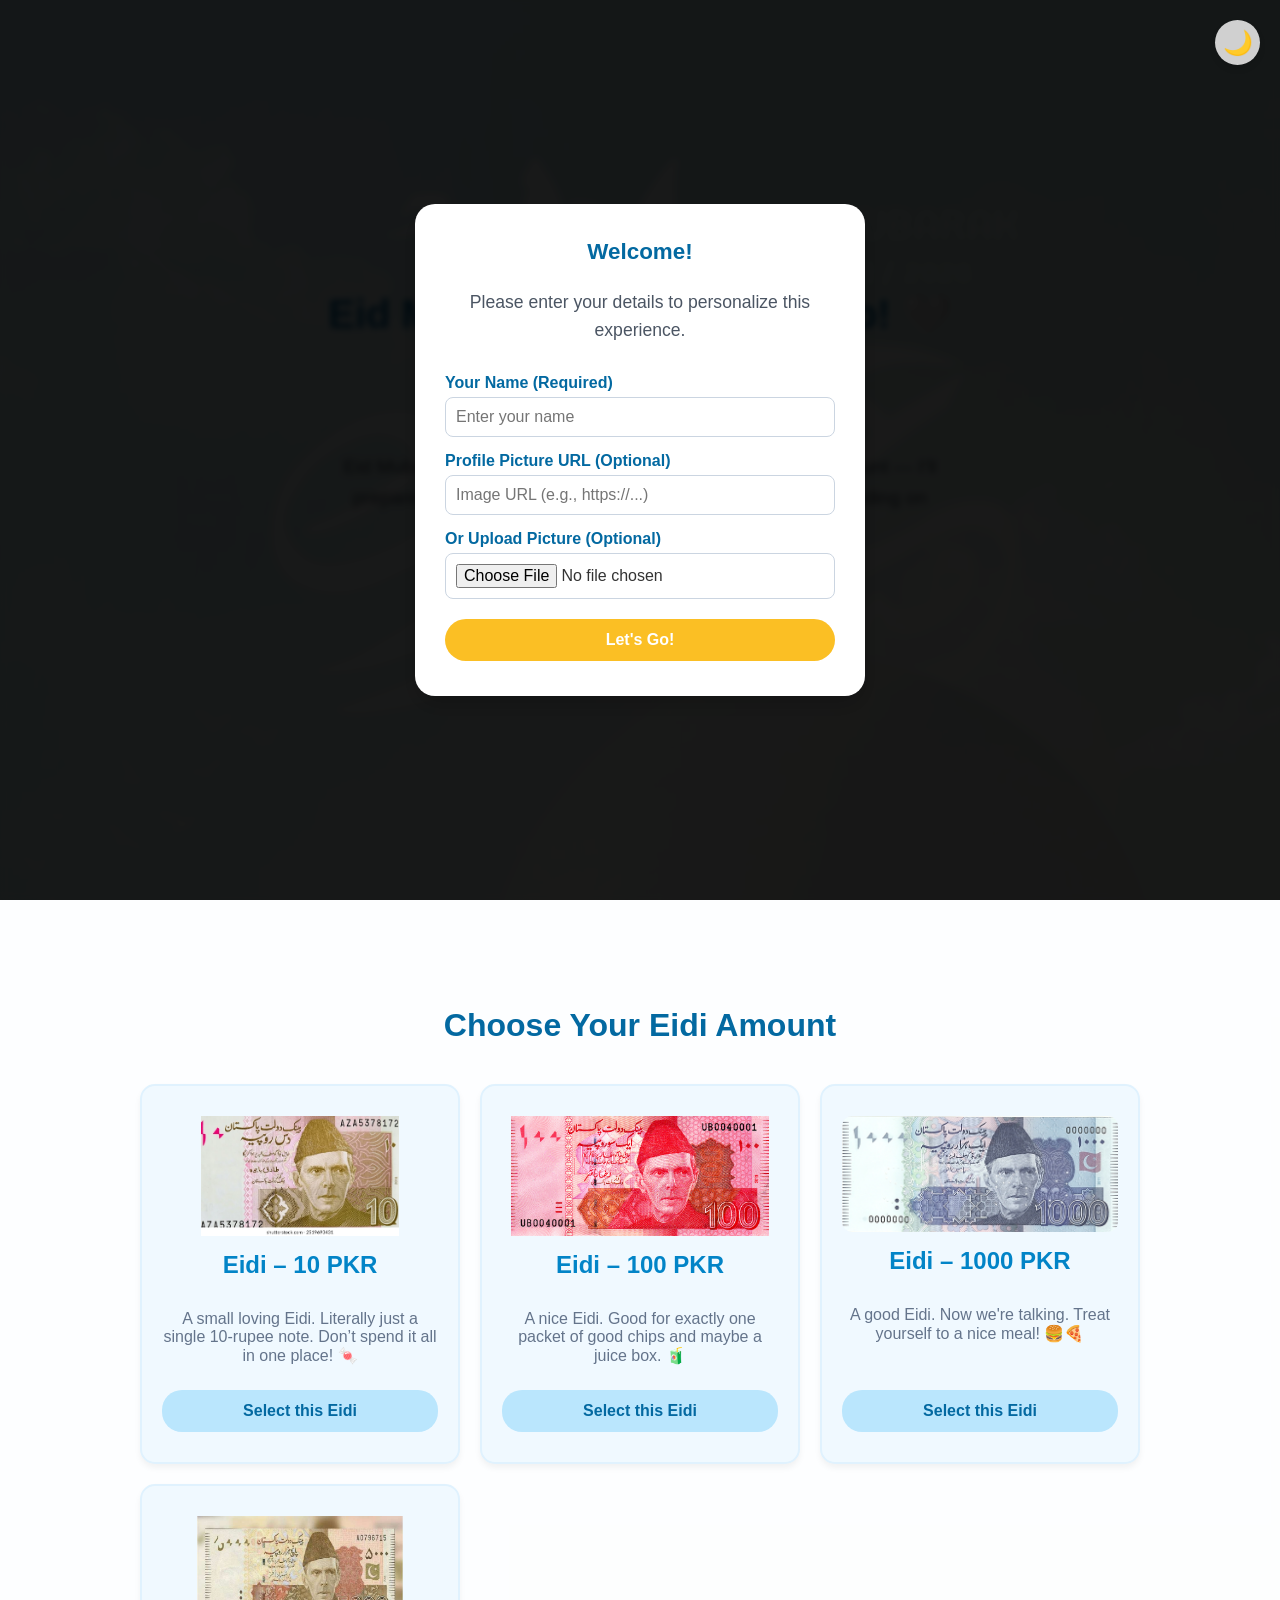
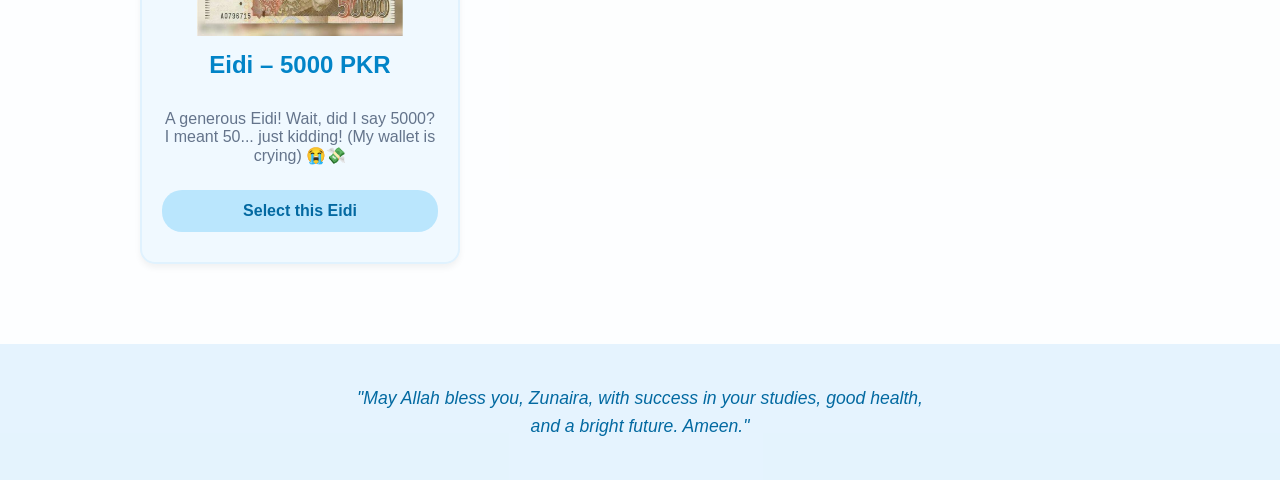
<file: index.html>
<!DOCTYPE html>
<html lang="en">

<head>
    <meta charset="UTF-8">
    <meta name="viewport" content="width=device-width, initial-scale=1.0">
    <title>Eid Mubarak, Zunaira! 🤍</title>
    <link rel="stylesheet" href="style.css">
</head>

<body>

    <!-- Initialization Modal -->
    <div class="modal-overlay active" id="init-modal" style="background-color: rgba(0,0,0,0.9);">
        <div class="modal">
            <h3>Welcome!</h3>
            <p>Please enter your details to personalize this experience.</p>
            <form id="init-form" onsubmit="handleInit(event)">
                <div class="input-group">
                    <label for="user-name">Your Name (Required)</label>
                    <input type="text" id="user-name" required placeholder="Enter your name">
                </div>
                <div class="input-group">
                    <label for="user-pic">Profile Picture URL (Optional)</label>
                    <input type="url" id="user-pic" placeholder="Image URL (e.g., https://...)">
                </div>
                <div class="input-group">
                    <label for="user-pic-file">Or Upload Picture (Optional)</label>
                    <input type="file" id="user-pic-file" accept="image/*">
                </div>
                <div class="modal-actions" style="margin-top: 20px;">
                    <button type="submit" class="btn-confirm" style="width: 100%;">Let's Go!</button>
                </div>
            </form>
        </div>
    </div>

    <!-- Theme Toggle Button -->
    <button id="theme-toggle" class="theme-toggle" aria-label="Toggle Dark Mode">
        <span id="theme-icon">🌙</span>
    </button>

    <!-- Hero Section -->
    <header class="hero">
        <h1>Eid Mubarak, <span id="hero-name">Zunaira Shoaib</span>! 🤍</h1>
        <h2 class="typing-container"><span id="typed-text"></span><span class="cursor">|</span></h2>
        <p>Eid Mubarak from your teacher, Shakeeb! Pick your Eidi amount — I’ll prepare it... EVENTUALLY (or send it to
            your account depending on my mood 😜), inshaAllah.</p>
        <button class="btn-main" onclick="scrollToEidi()">Choose Your Eidi</button>
    </header>

    <!-- Eidi Section -->
    <section class="eidi-section" id="eidi-section">
        <h2>Choose Your Eidi Amount</h2>
        <div class="cards-container">
            <!-- Option 1 -->
            <div class="card">
                <img src="10.jpg" alt="10 PKR Note" class="note-img">
                <h3>Eidi – 10 PKR</h3>
                <p>A small loving Eidi. Literally just a single 10-rupee note. Don’t spend it all in one place! 🍬</p>
                <button class="btn-select" onclick="selectEidi('10 PKR', 10)">Select this Eidi</button>
            </div>
            <!-- Option 2 -->
            <div class="card">
                <img src="100.jpg" alt="100 PKR Note" class="note-img">
                <h3>Eidi – 100 PKR</h3>
                <p>A nice Eidi. Good for exactly one packet of good chips and maybe a juice box. 🧃</p>
                <button class="btn-select btn-runaway" onclick="selectEidi('100 PKR', 100)">Select this Eidi</button>
            </div>
            <!-- Option 3 -->
            <div class="card">
                <img src="1000.jpg" alt="1000 PKR Note" class="note-img">
                <h3>Eidi – 1000 PKR</h3>
                <p>A good Eidi. Now we're talking. Treat yourself to a nice meal! 🍔🍕</p>
                <button class="btn-select btn-runaway" onclick="selectEidi('1000 PKR', 1000)">Select this Eidi</button>
            </div>
            <!-- Option 4 -->
            <div class="card">
                <img src="5000.jpg" alt="5000 PKR Note" class="note-img">
                <h3>Eidi – 5000 PKR</h3>
                <p>A generous Eidi! Wait, did I say 5000? I meant 50... just kidding! (My wallet is crying) 😭💸</p>
                <button class="btn-select btn-runaway" id="btn-5000" onclick="selectEidi('5000 PKR', 5000)">Select this
                    Eidi</button>
            </div>
        </div>
    </section>

    <!-- Footer -->
    <footer class="footer">
        <p>"May Allah bless you, <span id="footer-name">Zunaira</span>, with success in your studies, good health, and a bright future. Ameen."</p>
    </footer>

    <!-- Modal Overlay -->
    <div class="modal-overlay" id="modal-overlay">
        <div class="modal">
            <!-- Confirm Content -->
            <div id="confirm-content">
                <h3>Are you sure?</h3>
                <p id="confirm-message">Are you sure you want this Eidi? I’ll prepare it with the exact Pakistani rupee
                    note ({amount}) and give it to you in real life, inshaAllah! 😊</p>
                <div class="modal-actions">
                    <button class="btn-cancel" onclick="closeModal()">Cancel</button>
                    <button class="btn-confirm" onclick="confirmEidi()">Yes, please!</button>
                </div>
            </div>

            <!-- Result Content -->
            <div id="result-content" class="result-content">
                <h3>Done! 🎉</h3>
                <p>I’ll prepare your Eidi in the amount you chose, inshaAllah. Eid Mubarak, <span id="result-name">Zunaira</span>! 🤍</p>
                <a id="whatsapp-link" href="#" class="btn-whatsapp" target="_blank" onclick="closeModal()">Message me on
                    WhatsApp</a>
                <div>
                    <button class="btn-close" onclick="closeModal()">Close</button>
                </div>
            </div>
        </div>
    </div>

    <!-- JavaScript Actions -->
    <script src="script.js"></script>
</body>

</html>
</file>
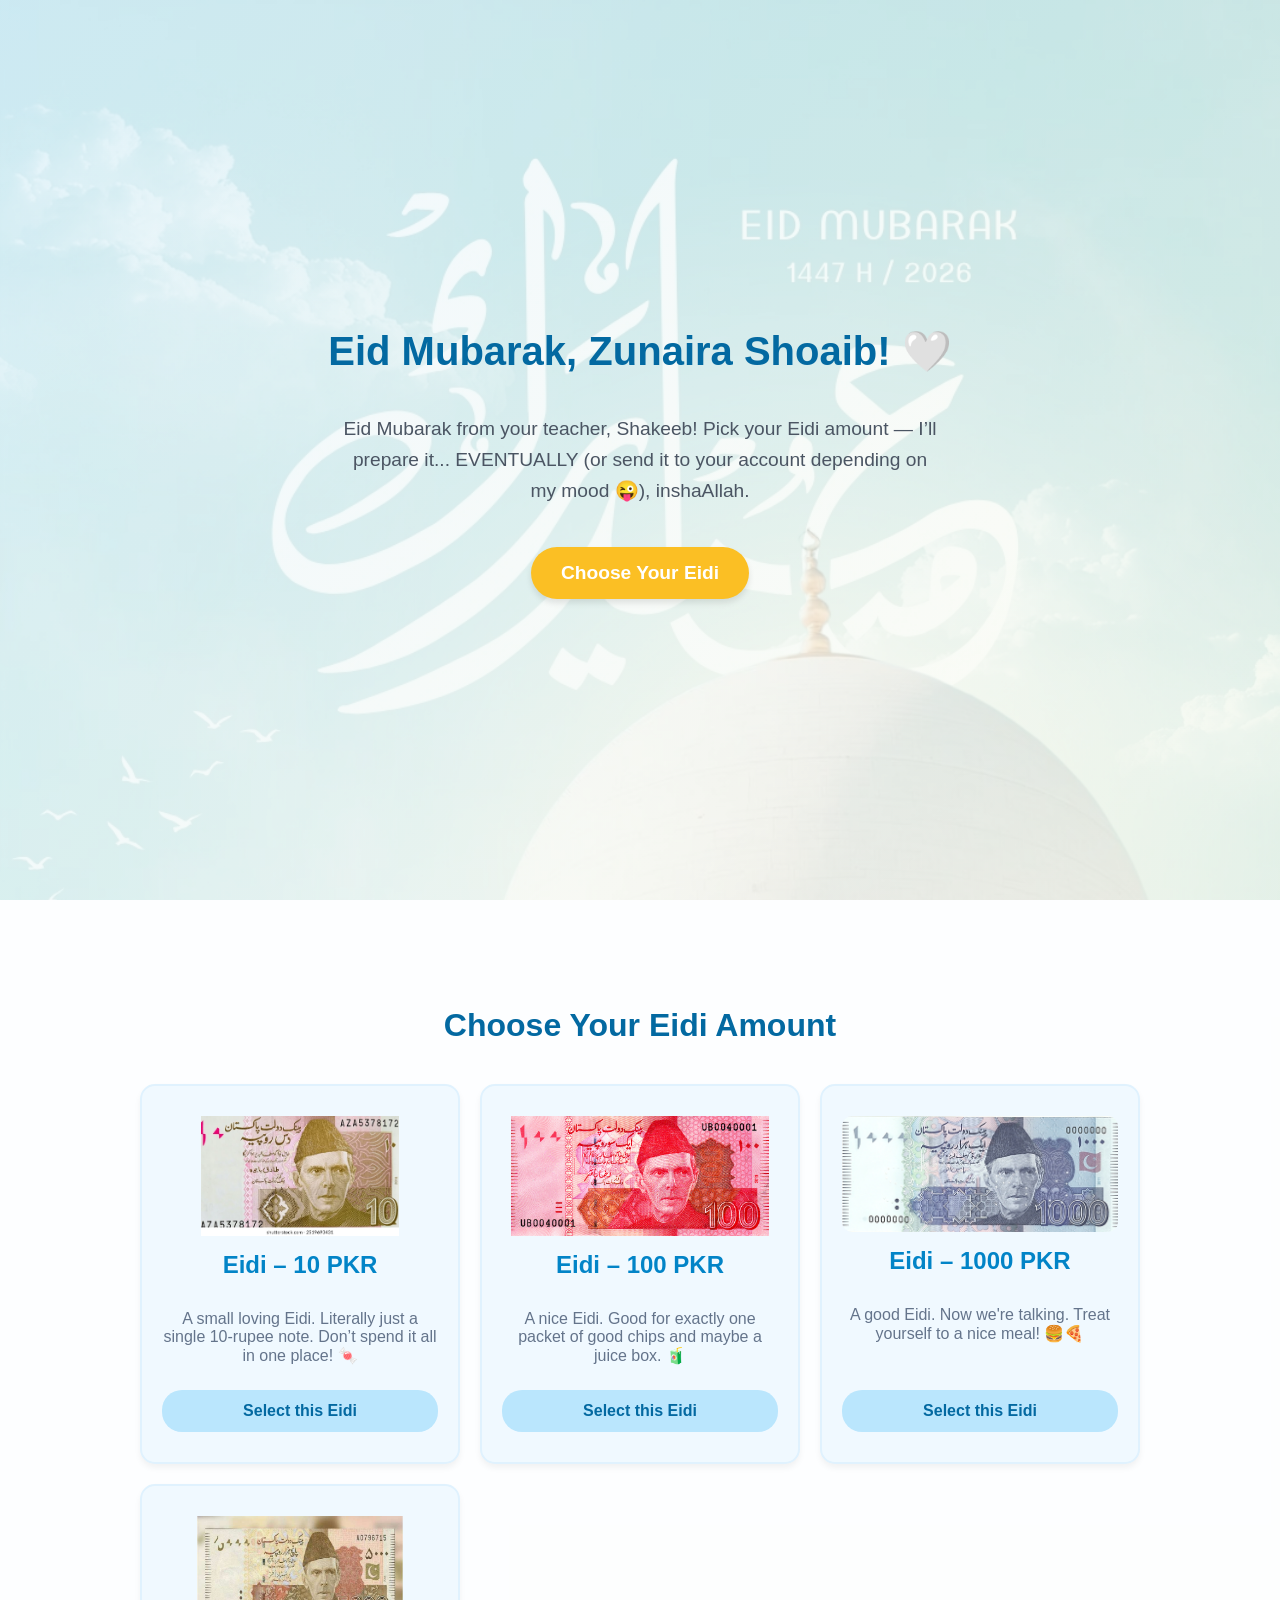
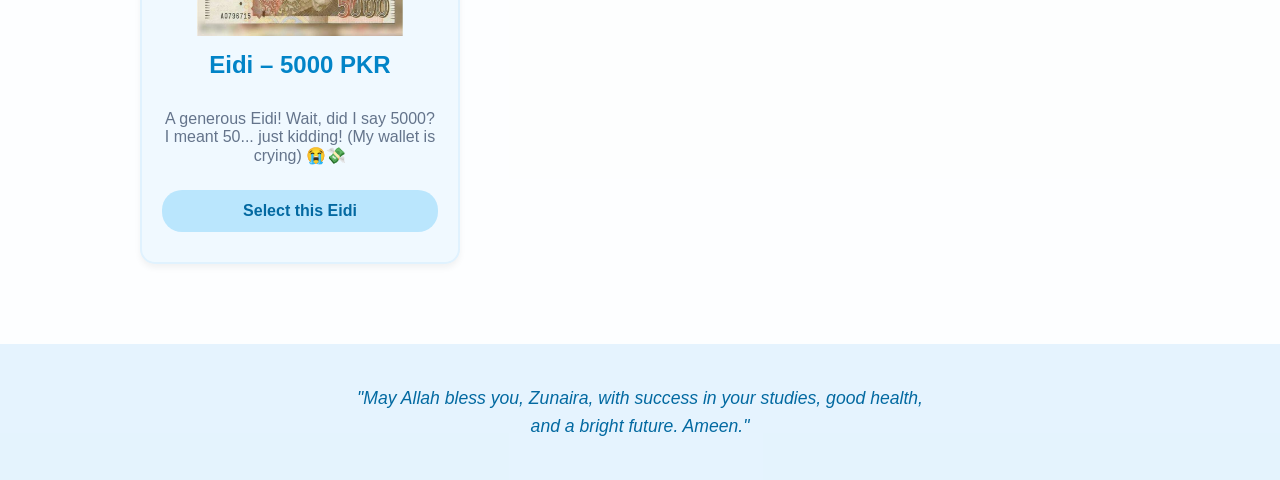
<file: Eid_Mubarak_Zunaira.html>
<!DOCTYPE html>
<html lang="en">

<head>
    <meta charset="UTF-8">
    <meta name="viewport" content="width=device-width, initial-scale=1.0">
    <title>Eid Mubarak, Zunaira! 🤍</title>
    <link rel="stylesheet" href="style.css">
</head>

<body>

    <!-- Hero Section -->
    <header class="hero">
        <h1>Eid Mubarak, Zunaira Shoaib! 🤍</h1>
        <p>Eid Mubarak from your teacher, Shakeeb! Pick your Eidi amount — I’ll prepare it... EVENTUALLY (or send it to
            your account depending on my mood 😜), inshaAllah.</p>
        <button class="btn-main" onclick="scrollToEidi()">Choose Your Eidi</button>
    </header>

    <!-- Eidi Section -->
    <section class="eidi-section" id="eidi-section">
        <h2>Choose Your Eidi Amount</h2>
        <div class="cards-container">
            <!-- Option 1 -->
            <div class="card">
                <img src="10.jpg" alt="10 PKR Note" class="note-img">
                <h3>Eidi – 10 PKR</h3>
                <p>A small loving Eidi. Literally just a single 10-rupee note. Don’t spend it all in one place! 🍬</p>
                <button class="btn-select" onclick="selectEidi('10 PKR', 10)">Select this Eidi</button>
            </div>
            <!-- Option 2 -->
            <div class="card">
                <img src="100.jpg" alt="100 PKR Note" class="note-img">
                <h3>Eidi – 100 PKR</h3>
                <p>A nice Eidi. Good for exactly one packet of good chips and maybe a juice box. 🧃</p>
                <button class="btn-select btn-runaway" onclick="selectEidi('100 PKR', 100)">Select this Eidi</button>
            </div>
            <!-- Option 3 -->
            <div class="card">
                <img src="1000.jpg" alt="1000 PKR Note" class="note-img">
                <h3>Eidi – 1000 PKR</h3>
                <p>A good Eidi. Now we're talking. Treat yourself to a nice meal! 🍔🍕</p>
                <button class="btn-select btn-runaway" onclick="selectEidi('1000 PKR', 1000)">Select this Eidi</button>
            </div>
            <!-- Option 4 -->
            <div class="card">
                <img src="5000.jpg" alt="5000 PKR Note" class="note-img">
                <h3>Eidi – 5000 PKR</h3>
                <p>A generous Eidi! Wait, did I say 5000? I meant 50... just kidding! (My wallet is crying) 😭💸</p>
                <button class="btn-select btn-runaway" id="btn-5000" onclick="selectEidi('5000 PKR', 5000)">Select this
                    Eidi</button>
            </div>
        </div>
    </section>

    <!-- Footer -->
    <footer class="footer">
        <p>"May Allah bless you, Zunaira, with success in your studies, good health, and a bright future. Ameen."</p>
    </footer>

    <!-- Modal Overlay -->
    <div class="modal-overlay" id="modal-overlay">
        <div class="modal">
            <!-- Confirm Content -->
            <div id="confirm-content">
                <h3>Are you sure?</h3>
                <p id="confirm-message">Are you sure you want this Eidi? I’ll prepare it with the exact Pakistani rupee
                    note ({amount}) and give it to you in real life, inshaAllah! 😊</p>
                <div class="modal-actions">
                    <button class="btn-cancel" onclick="closeModal()">Cancel</button>
                    <button class="btn-confirm" onclick="confirmEidi()">Yes, please!</button>
                </div>
            </div>

            <!-- Result Content -->
            <div id="result-content" class="result-content">
                <h3>Done! 🎉</h3>
                <p>I’ll prepare your Eidi in the amount you chose, inshaAllah. Eid Mubarak, Zunaira! 🤍</p>
                <a id="whatsapp-link" href="#" class="btn-whatsapp" target="_blank" onclick="closeModal()">Message me on
                    WhatsApp</a>
                <div>
                    <button class="btn-close" onclick="closeModal()">Close</button>
                </div>
            </div>
        </div>
    </div>

    <!-- JavaScript Actions -->
    <script src="script.js"></script>
</body>

</html>
</file>
<file: style.css>
/* CSS reset and base styles */
* {
    box-sizing: border-box;
}

html {
    overflow-x: hidden;
    scroll-behavior: smooth;
}

body {
    font-family: 'Segoe UI', Tahoma, Geneva, Verdana, sans-serif;
    margin: 0;
    padding: 0;
    background-color: #f8fbfd;
    /* soft cream/blue mix */
    color: #333;
    text-align: center;
    position: relative;
    overflow-x: hidden;
}

/* Fixed background image with low opacity */
body::before {
    content: "";
    position: fixed;
    top: 0;
    left: 0;
    width: 100vw;
    height: 100vh;
    background-image: var(--bg-image, url('background.jpg'));
    background-size: cover;
    background-position: center top;
    /* Focuses on the top portion, cropping legs */
    opacity: 0.50;
    /* Low opacity watermark */
    z-index: -1;
}

/* Typing Effect Cursor */
.typing-container {
    height: 35px;
    font-size: 1.5rem;
    color: #0369a1;
    margin-bottom: 20px;
    font-weight: 600;
}

.cursor {
    display: inline-block;
    width: 3px;
    margin-left: 2px;
    background-color: #0369a1;
    animation: blink 0.8s infinite;
}

@keyframes blink {
    0%, 100% { opacity: 1; }
    50% { opacity: 0; }
}

/* Header / Hero section */
.hero {
    min-height: 100vh;
    display: flex;
    flex-direction: column;
    justify-content: center;
    align-items: center;
    background: linear-gradient(135deg, rgba(224, 242, 254, 0.5), rgba(254, 252, 232, 0.5));
    padding: 20px;
}

.hero h1 {
    font-size: 2.5rem;
    color: #0369a1;
    margin-bottom: 20px;
    font-weight: 700;
}

.hero p {
    font-size: 1.2rem;
    color: #4b5563;
    max-width: 600px;
    line-height: 1.6;
    margin-bottom: 40px;
}

.btn-main {
    background-color: #fbbf24;
    /* subtle gold */
    color: #fff;
    border: none;
    padding: 15px 30px;
    font-size: 1.2rem;
    border-radius: 30px;
    cursor: pointer;
    box-shadow: 0 4px 6px rgba(0, 0, 0, 0.1);
    transition: transform 0.2s, background-color 0.2s;
    text-decoration: none;
    font-weight: 600;
}

.btn-main:hover {
    background-color: #f59e0b;
    transform: translateY(-2px);
}

/* Eidi Section */
.eidi-section {
    padding: 80px 20px;
    background-color: rgba(255, 255, 255, 0.7);
    /* Semi-transparent to let image show */
}

.eidi-section h2 {
    font-size: 2rem;
    color: #0369a1;
    margin-bottom: 40px;
}

.cards-container {
    display: grid;
    grid-template-columns: repeat(auto-fit, minmax(250px, 1fr));
    gap: 20px;
    max-width: 1000px;
    margin: 0 auto;
}

.card {
    background-color: #f0f9ff;
    border: 2px solid #e0f2fe;
    border-radius: 15px;
    padding: 30px 20px;
    box-shadow: 0 4px 6px rgba(0, 0, 0, 0.05);
    transition: transform 0.3s;
    display: flex;
    flex-direction: column;
    justify-content: space-between;
}

.card:hover {
    transform: translateY(-5px);
    border-color: #fbbf24;
}

.card h3 {
    font-size: 1.5rem;
    color: #0284c7;
    margin-top: 0;
    margin-bottom: 15px;
}

.note-img {
    width: 100%;
    max-height: 120px;
    object-fit: contain;
    margin-bottom: 15px;
    border-radius: 10px;
    transition: transform 0.3s ease;
}

.card:hover .note-img {
    transform: scale(1.05);
}

.card p {
    color: #64748b;
    margin-bottom: 25px;
    flex-grow: 1;
}

.btn-select {
    background-color: #bae6fd;
    color: #0369a1;
    border: none;
    padding: 12px 20px;
    border-radius: 20px;
    font-weight: 600;
    cursor: pointer;
    transition: background-color 0.2s;
    font-size: 1rem;
}

.btn-select:hover {
    background-color: #7dd3fc;
}

.footer {
    background-color: rgba(224, 242, 254, 0.8);
    padding: 40px 20px;
    color: #0369a1;
}

.footer p {
    max-width: 600px;
    margin: 0 auto;
    font-size: 1.1rem;
    font-style: italic;
    line-height: 1.6;
}

/* Modal Overlay */
.modal-overlay {
    position: fixed;
    top: 0;
    left: 0;
    right: 0;
    bottom: 0;
    background-color: rgba(0, 0, 0, 0.5);
    display: flex;
    justify-content: center;
    align-items: center;
    z-index: 1000;
    opacity: 0;
    pointer-events: none;
    transition: opacity 0.3s;
}

.modal-overlay.active {
    opacity: 1;
    pointer-events: auto;
    backdrop-filter: blur(3px);
}

.modal {
    background-color: #fff;
    padding: 35px 30px;
    border-radius: 20px;
    max-width: 450px;
    width: 90%;
    box-shadow: 0 10px 25px rgba(0, 0, 0, 0.2);
    transform: translateY(20px) scale(0.95);
    transition: transform 0.3s, opacity 0.3s;
    opacity: 0;
}

.modal-overlay.active .modal {
    transform: translateY(0) scale(1);
    opacity: 1;
}

.modal h3 {
    color: #0369a1;
    margin-top: 0;
    font-size: 1.4rem;
}

.modal p {
    color: #4b5563;
    margin-bottom: 30px;
    line-height: 1.6;
    font-size: 1.1rem;
}

.modal-actions {
    display: flex;
    justify-content: space-between;
    gap: 15px;
}

.btn-cancel {
    background-color: #f3f4f6;
    color: #4b5563;
    border: none;
    padding: 12px 20px;
    border-radius: 25px;
    cursor: pointer;
    flex: 1;
    font-weight: 600;
    font-size: 1rem;
    transition: background-color 0.2s;
}

.btn-cancel:hover {
    background-color: #e5e7eb;
}

.btn-confirm {
    background-color: #fbbf24;
    color: #fff;
    border: none;
    padding: 12px 20px;
    border-radius: 25px;
    cursor: pointer;
    flex: 1;
    font-weight: 600;
    font-size: 1rem;
    transition: background-color 0.2s;
}

.btn-confirm:hover {
    background-color: #f59e0b;
}

/* Final Result Section inside modal */
.result-content {
    display: none;
}

.result-content.active {
    display: block;
    animation: fadeIn 0.4s ease-in;
}

@keyframes fadeIn {
    from {
        opacity: 0;
    }

    to {
        opacity: 1;
    }
}

.result-content h3 {
    color: #10b981;
}

.btn-whatsapp {
    display: inline-flex;
    align-items: center;
    justify-content: center;
    background-color: #25D366;
    color: #fff;
    text-decoration: none;
    padding: 12px 24px;
    border-radius: 25px;
    font-weight: 600;
    margin-top: 10px;
    margin-bottom: 20px;
    width: 100%;
    box-shadow: 0 4px 6px rgba(37, 211, 102, 0.3);
    transition: background-color 0.2s, transform 0.2s;
}

.btn-whatsapp:hover {
    background-color: #128C7E;
    transform: translateY(-2px);
}

.btn-close {
    background-color: #f3f4f6;
    color: #4b5563;
    border: none;
    padding: 10px 20px;
    border-radius: 20px;
    cursor: pointer;
    font-weight: 600;
    width: 50%;
    transition: background-color 0.2s;
}

.btn-close:hover {
    background-color: #e5e7eb;
}

.btn-runaway {
    transition: transform 0.2s ease-out;
    position: relative;
    z-index: 50;
}

/* Responsive adjustments for mobile and tablets */
@media (max-width: 768px) {
    .hero h1 {
        font-size: 2.2rem;
    }
    
    .hero p {
        font-size: 1.1rem;
        margin-bottom: 30px;
    }
    
    .eidi-section {
        padding: 60px 15px;
    }
    
    .cards-container {
        grid-template-columns: repeat(auto-fit, minmax(220px, 1fr));
        gap: 15px;
    }
    
    .card {
        padding: 20px 15px;
    }
}

@media (max-width: 480px) {
    .hero {
        padding: 15px;
    }
    
    .hero h1 {
        font-size: 1.8rem;
    }
    
    .hero p {
        font-size: 1rem;
    }
    
    .btn-main {
        padding: 12px 24px;
        font-size: 1.1rem;
    }

    .eidi-section {
        padding: 40px 15px;
    }

    .eidi-section h2 {
        font-size: 1.6rem;
    }

    .cards-container {
        grid-template-columns: 1fr; /* Full width for very small screens */
    }

    .modal {
        padding: 25px 20px;
    }
    
    .modal h3 {
        font-size: 1.2rem;
    }
    
    .modal p {
        font-size: 1rem;
        margin-bottom: 20px;
    }

    .modal-actions {
        flex-direction: column;
        gap: 10px;
    }
    
    .btn-cancel, .btn-confirm {
        width: 100%;
        padding: 14px 20px; /* Larger tap targets */
    }

    .footer {
        padding: 25px 15px;
    }
    
    .footer p {
        font-size: 1rem;
    }
}

/* Theme Toggle Button */
.theme-toggle {
    position: absolute;
    top: 20px;
    right: 20px;
    background: rgba(255, 255, 255, 0.8);
    border: none;
    border-radius: 50%;
    width: 45px;
    height: 45px;
    font-size: 1.5rem;
    cursor: pointer;
    box-shadow: 0 4px 6px rgba(0, 0, 0, 0.1);
    z-index: 1000;
    transition: transform 0.3s, background-color 0.3s;
    display: flex;
    justify-content: center;
    align-items: center;
}
.theme-toggle:hover {
    transform: scale(1.1);
}

/* Dark Mode Overrides */
[data-theme="dark"] body {
    background-color: #0f172a;
    color: #f1f5f9;
}
[data-theme="dark"] body::before {
    opacity: 0.45;
    filter: brightness(0.6) contrast(1.1);
}
[data-theme="dark"] .hero {
    background: linear-gradient(135deg, rgba(15, 23, 42, 0.65), rgba(30, 41, 59, 0.65));
}
[data-theme="dark"] .hero h1, 
[data-theme="dark"] .eidi-section h2, 
[data-theme="dark"] .card h3, 
[data-theme="dark"] .modal h3, 
[data-theme="dark"] .footer, 
[data-theme="dark"] .typing-container {
    color: #38bdf8;
}
[data-theme="dark"] .hero p, 
[data-theme="dark"] .card p, 
[data-theme="dark"] .modal p {
    color: #cbd5e1;
}
[data-theme="dark"] .eidi-section {
    background-color: rgba(15, 23, 42, 0.75);
}
[data-theme="dark"] .card {
    background-color: #1e293b;
    border-color: #334155;
}
[data-theme="dark"] .card:hover {
    border-color: #fbbf24;
}
[data-theme="dark"] .btn-select {
    background-color: #0284c7;
    color: #f1f5f9;
}
[data-theme="dark"] .btn-select:hover {
    background-color: #0369a1;
}
[data-theme="dark"] .footer {
    background-color: rgba(15, 23, 42, 0.9);
}
[data-theme="dark"] .modal {
    background-color: #1e293b;
}
[data-theme="dark"] .btn-cancel, 
[data-theme="dark"] .btn-close {
    background-color: #334155;
    color: #f1f5f9;
}
[data-theme="dark"] .btn-cancel:hover, 
[data-theme="dark"] .btn-close:hover {
    background-color: #475569;
}
[data-theme="dark"] .theme-toggle {
    background: rgba(30, 41, 59, 0.8);
    box-shadow: 0 4px 6px rgba(0, 0, 0, 0.5);
}

/* Init Modal Styles */
.input-group {
    margin-bottom: 15px;
    text-align: left;
}
.input-group label {
    display: block;
    margin-bottom: 5px;
    color: #0369a1;
    font-weight: 600;
}
.input-group input[type="text"],
.input-group input[type="url"],
.input-group input[type="file"] {
    width: 100%;
    padding: 10px;
    border: 1px solid #cbd5e1;
    border-radius: 8px;
    font-size: 1rem;
    box-sizing: border-box;
}
[data-theme="dark"] .input-group label {
    color: #38bdf8;
}
[data-theme="dark"] .input-group input {
    background-color: #334155;
    color: #f1f5f9;
    border-color: #475569;
}
</file>
